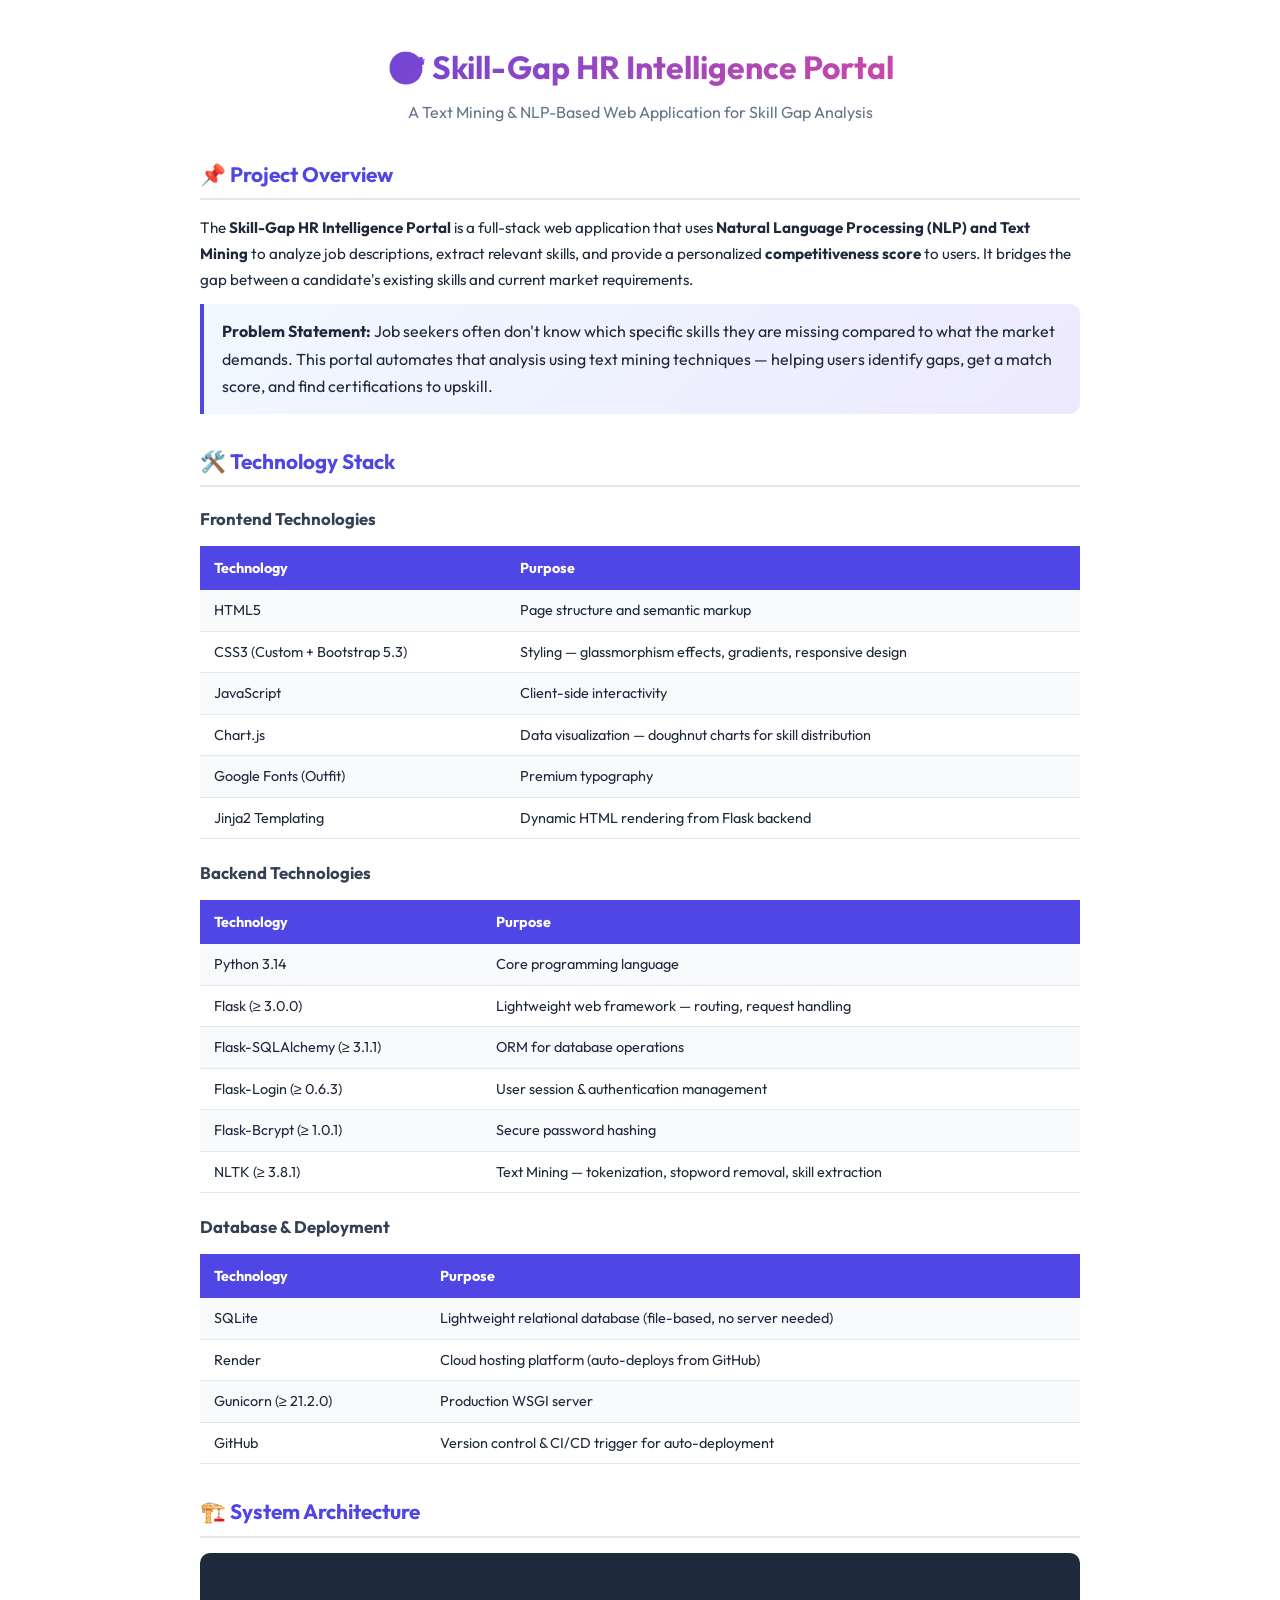
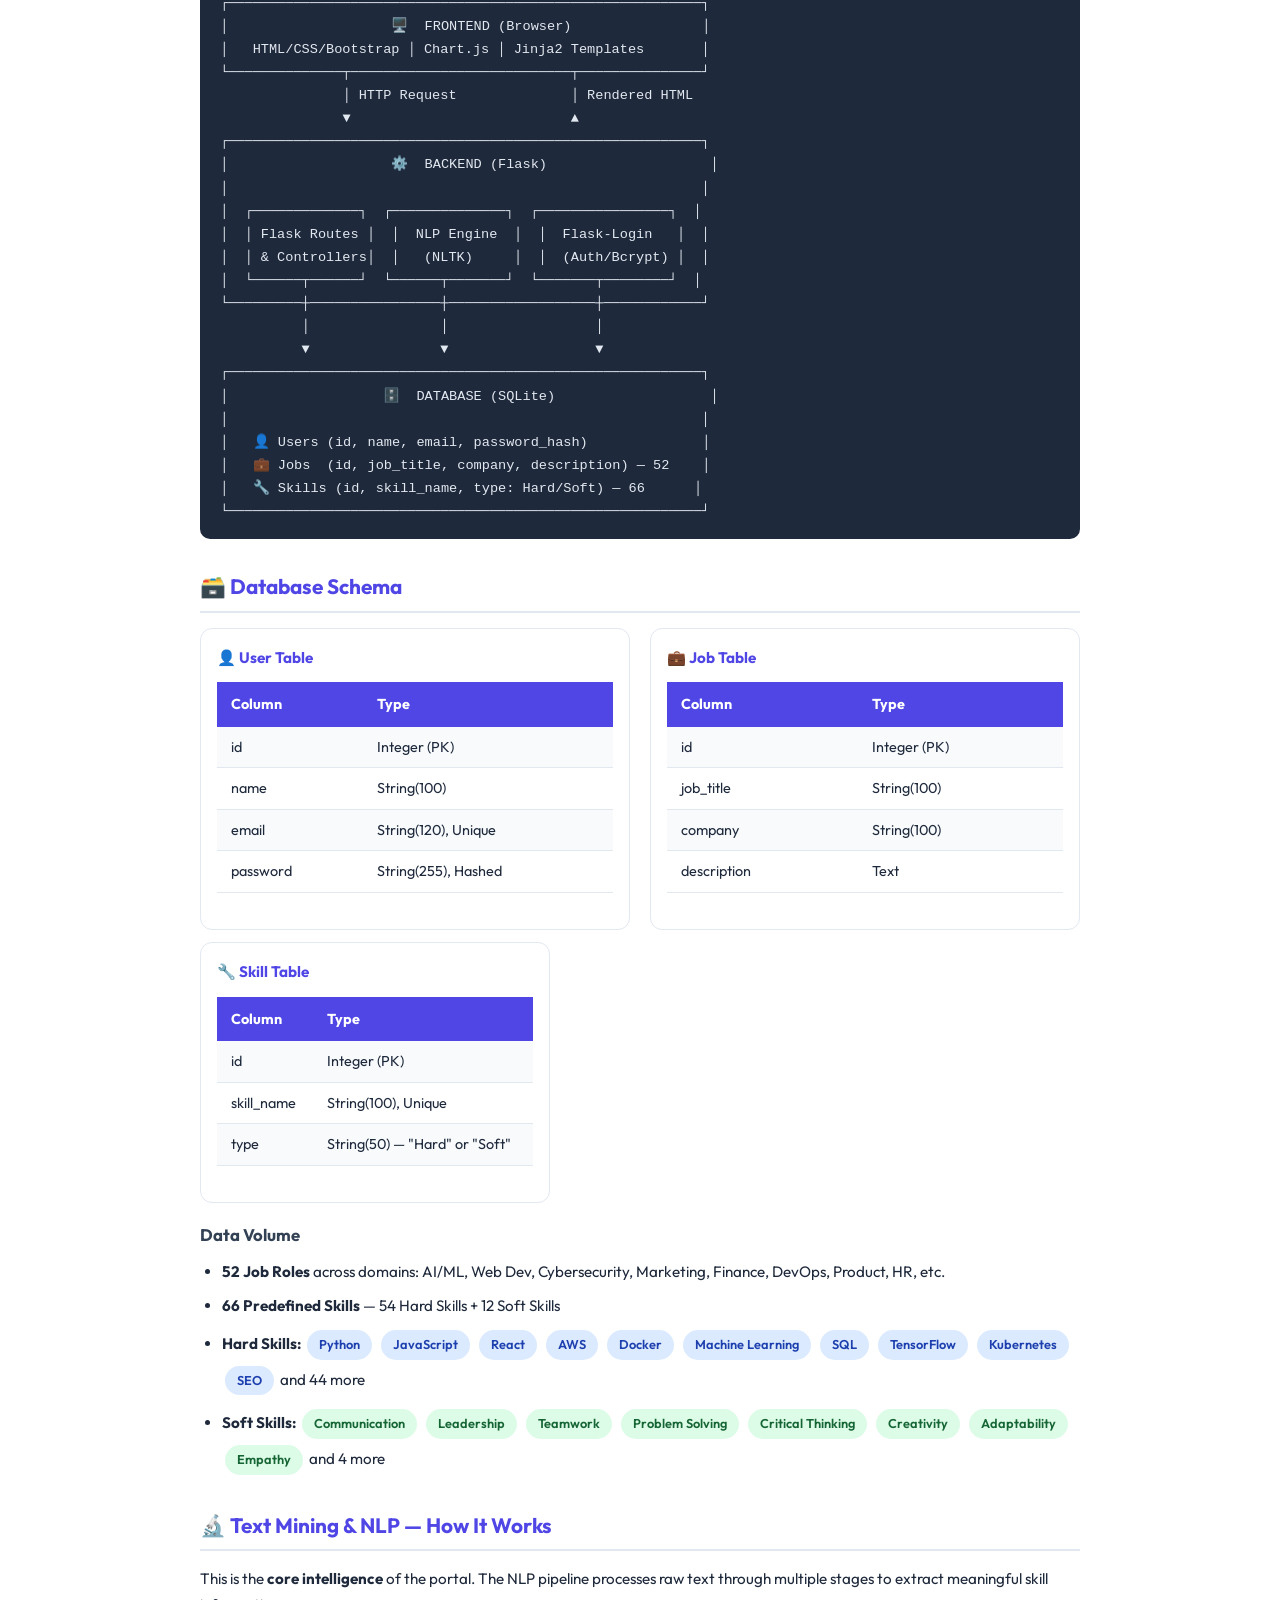
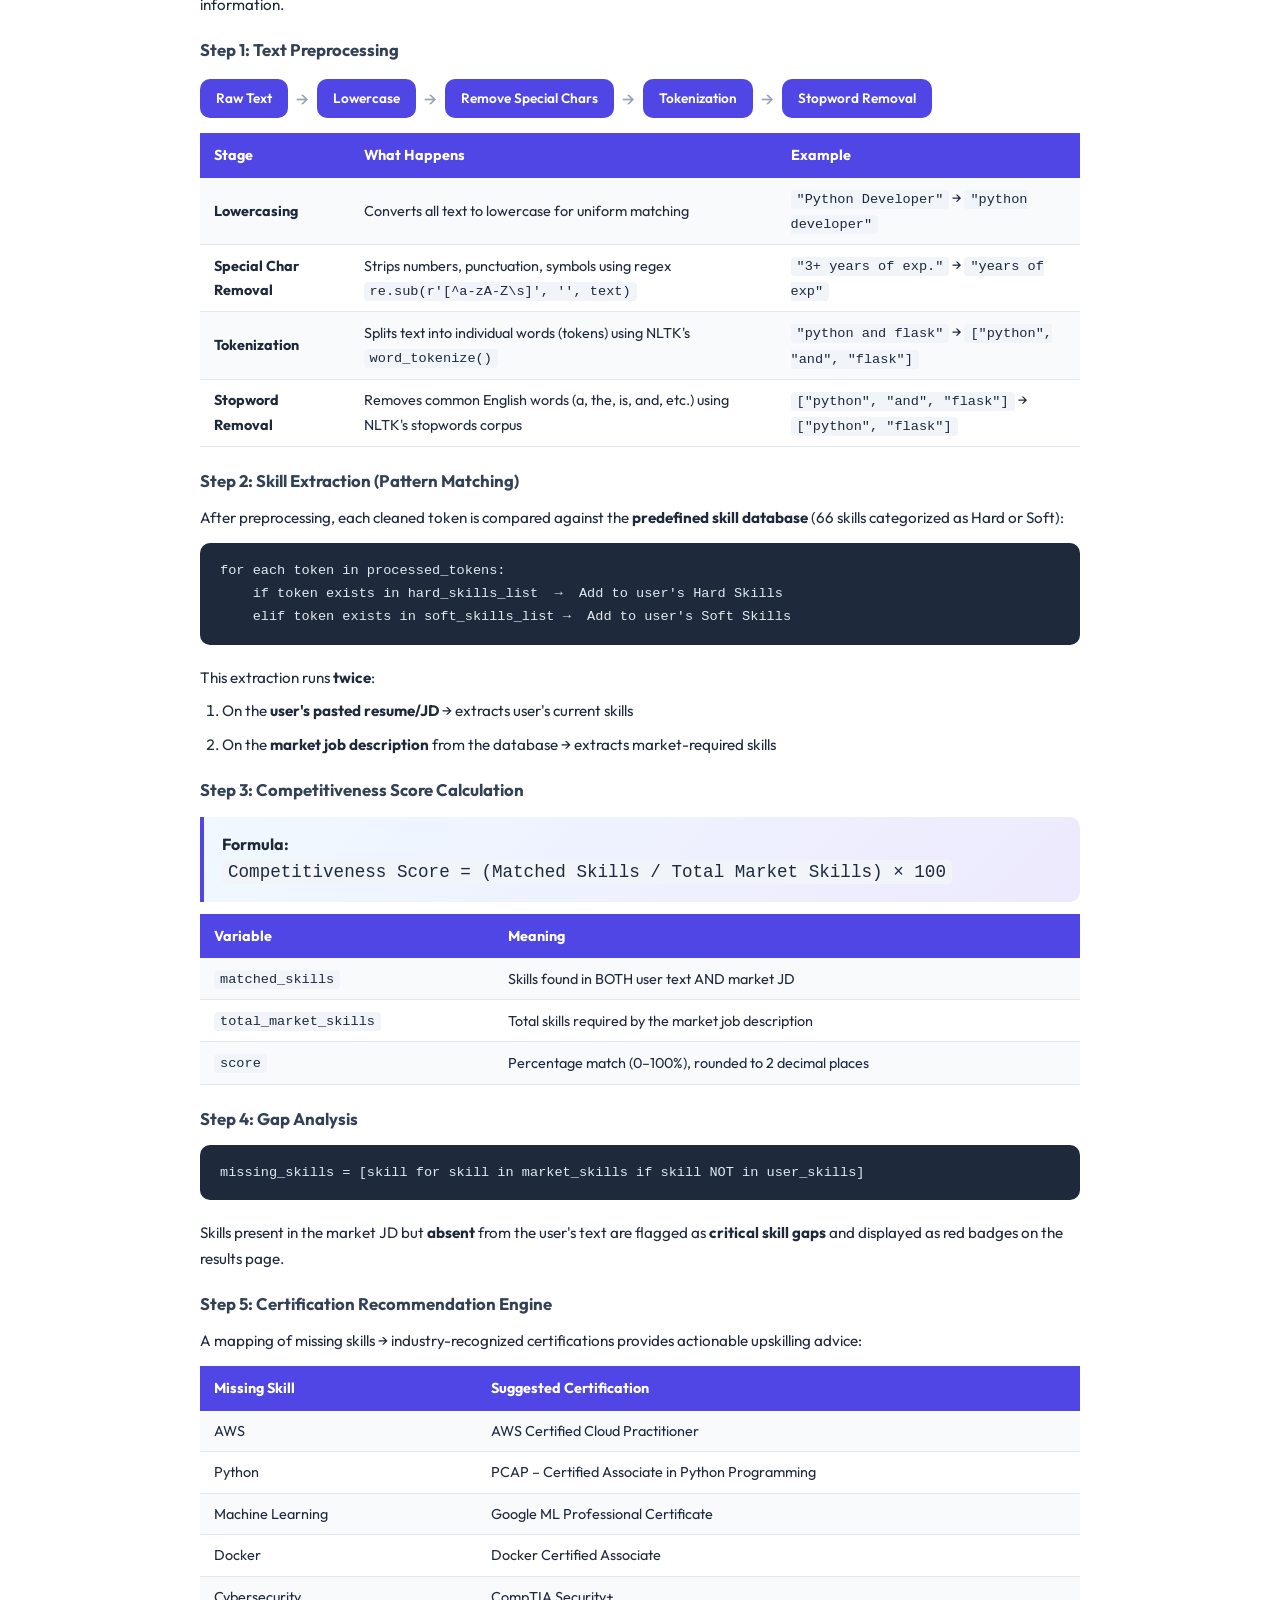
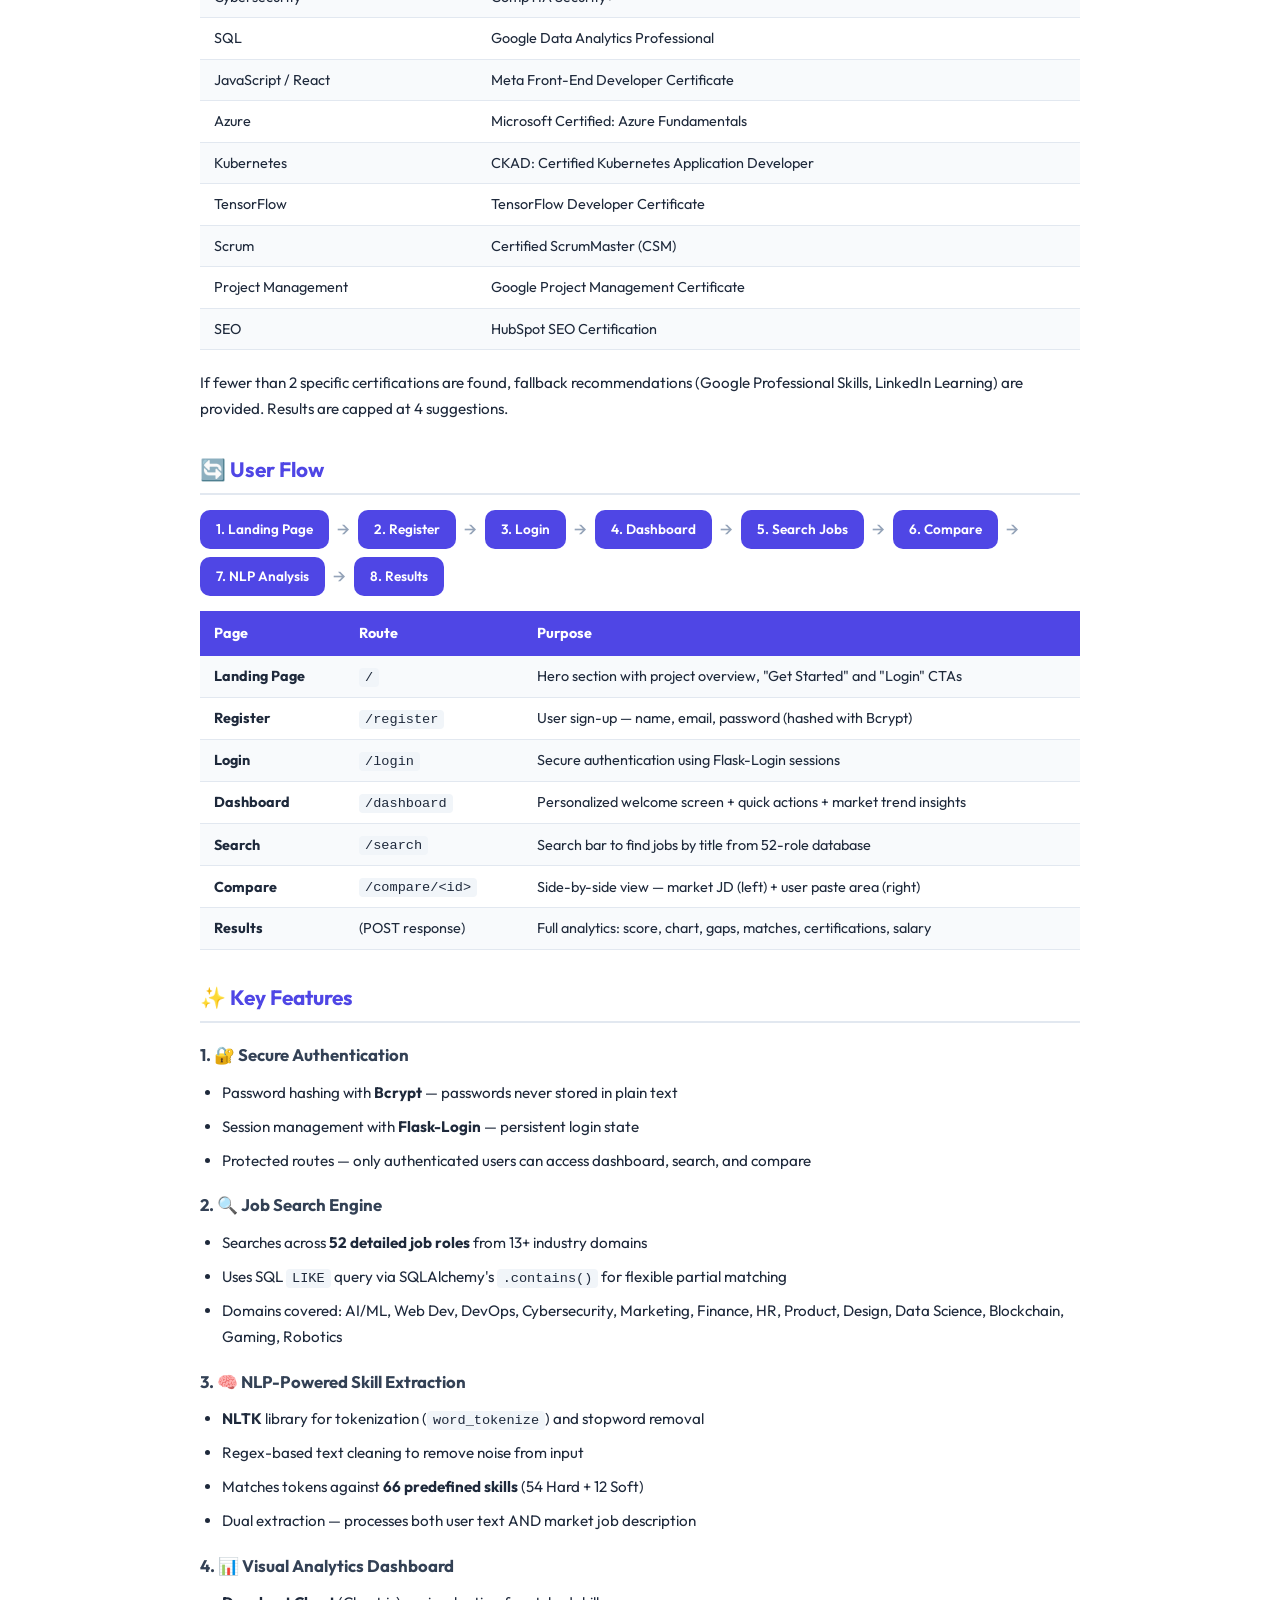
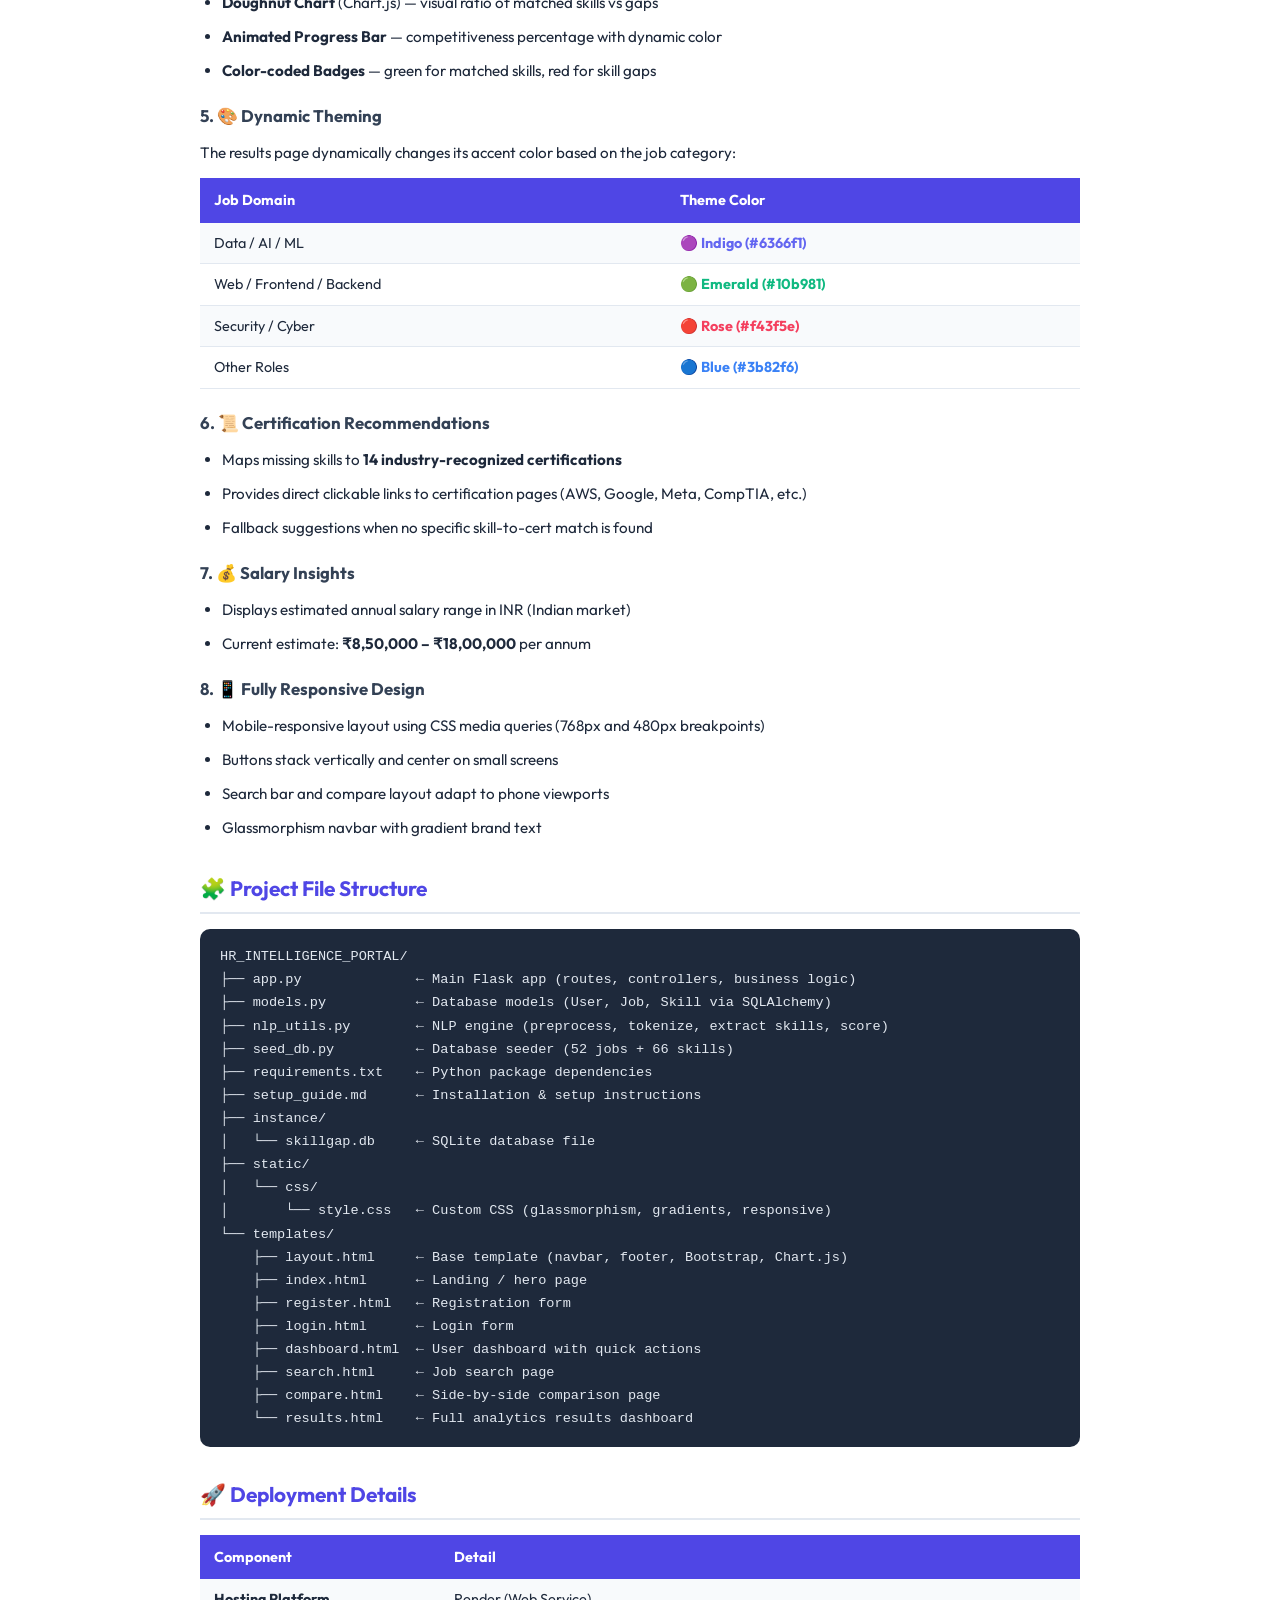
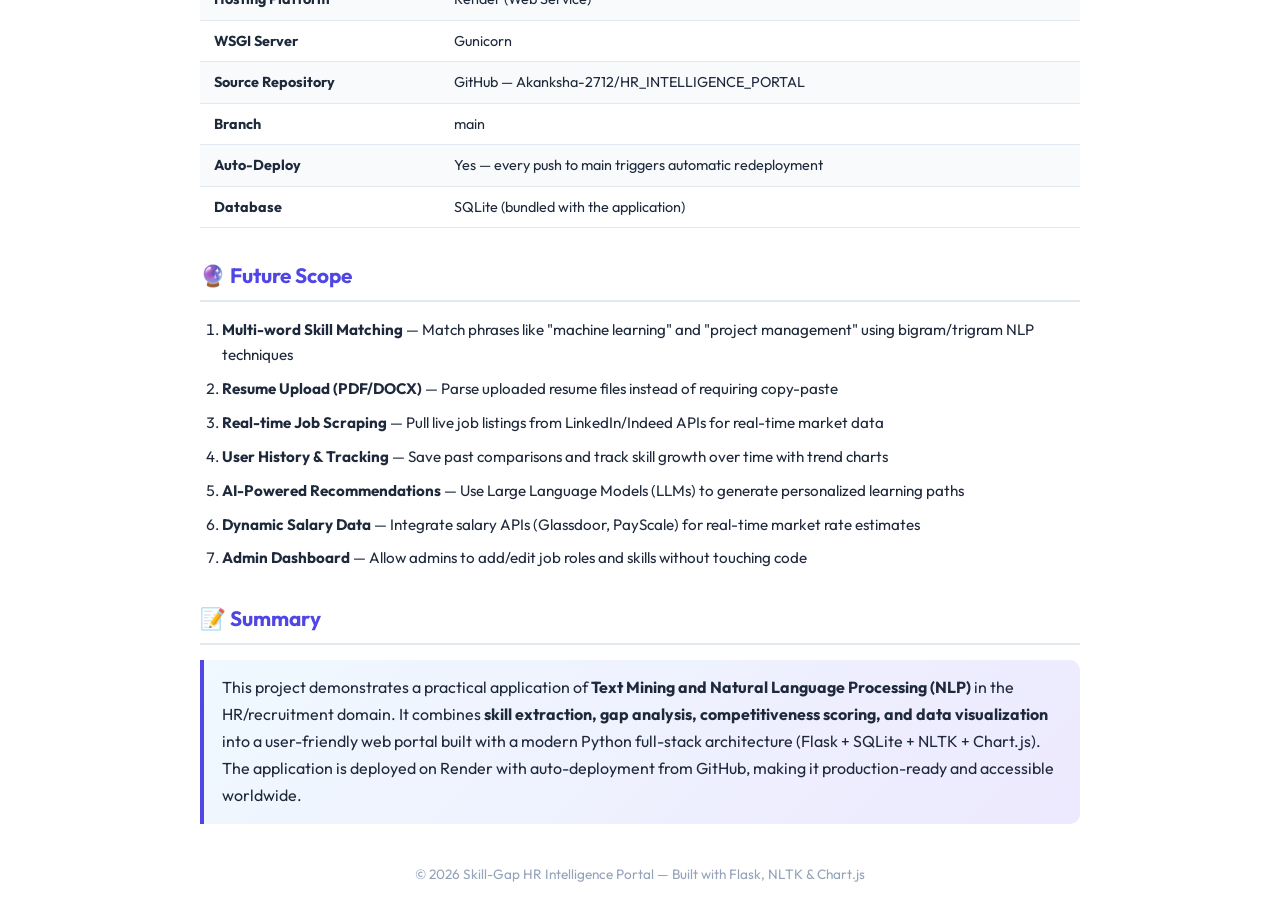
<file: Project_Presentation.html>
<!DOCTYPE html>
<html lang="en">
<head>
<meta charset="UTF-8">
<meta name="viewport" content="width=device-width, initial-scale=1.0">
<title>Skill-Gap HR Intelligence Portal — Project Presentation</title>
<style>
  @import url('https://fonts.googleapis.com/css2?family=Outfit:wght@300;400;600;700&display=swap');
  * { margin: 0; padding: 0; box-sizing: border-box; }
  body { font-family: 'Outfit', sans-serif; color: #1e293b; line-height: 1.7; padding: 40px 60px; max-width: 1000px; margin: 0 auto; }
  @media print { body { padding: 20px 30px; font-size: 11pt; } .page-break { page-break-before: always; } }
  h1 { font-size: 2rem; text-align: center; background: linear-gradient(135deg, #4f46e5, #ec4899); -webkit-background-clip: text; background-clip: text; -webkit-text-fill-color: transparent; margin-bottom: 5px; }
  .subtitle { text-align: center; color: #64748b; font-size: 1rem; margin-bottom: 30px; }
  h2 { font-size: 1.3rem; color: #4f46e5; border-bottom: 2px solid #e2e8f0; padding-bottom: 6px; margin: 30px 0 15px; }
  h3 { font-size: 1.05rem; color: #334155; margin: 18px 0 10px; }
  p, li { font-size: 0.95rem; margin-bottom: 8px; }
  ul, ol { padding-left: 22px; margin-bottom: 12px; }
  table { width: 100%; border-collapse: collapse; margin: 12px 0 20px; font-size: 0.9rem; }
  th { background: #4f46e5; color: white; padding: 10px 14px; text-align: left; }
  td { padding: 8px 14px; border-bottom: 1px solid #e2e8f0; }
  tr:nth-child(even) { background: #f8fafc; }
  code { background: #f1f5f9; padding: 2px 6px; border-radius: 4px; font-size: 0.85rem; font-family: 'Consolas', monospace; }
  .code-block { background: #1e293b; color: #e2e8f0; padding: 16px 20px; border-radius: 10px; margin: 12px 0 20px; font-family: 'Consolas', monospace; font-size: 0.85rem; white-space: pre-wrap; overflow-x: auto; }
  .highlight { background: linear-gradient(135deg, #f0f9ff, #ede9fe); border-left: 4px solid #4f46e5; padding: 14px 18px; border-radius: 0 10px 10px 0; margin: 12px 0; }
  .badge { display: inline-block; padding: 4px 12px; border-radius: 20px; font-size: 0.8rem; font-weight: 600; margin: 3px; }
  .badge-blue { background: #dbeafe; color: #1e40af; }
  .badge-green { background: #dcfce7; color: #166534; }
  .badge-purple { background: #ede9fe; color: #5b21b6; }
  .badge-red { background: #fee2e2; color: #991b1b; }
  .flow-box { display: flex; flex-wrap: wrap; gap: 8px; align-items: center; margin: 15px 0; }
  .flow-step { background: #4f46e5; color: white; padding: 8px 16px; border-radius: 10px; font-size: 0.85rem; font-weight: 600; }
  .flow-arrow { font-size: 1.2rem; color: #94a3b8; }
  .two-col { display: grid; grid-template-columns: 1fr 1fr; gap: 20px; margin: 12px 0; }
  @media print { .two-col { grid-template-columns: 1fr 1fr; } }
  .card { border: 1px solid #e2e8f0; border-radius: 12px; padding: 16px; }
  .card h4 { color: #4f46e5; margin-bottom: 8px; font-size: 0.95rem; }
  .section-icon { margin-right: 8px; }
</style>
</head>
<body>

<h1>🎯 Skill-Gap HR Intelligence Portal</h1>
<p class="subtitle">A Text Mining & NLP-Based Web Application for Skill Gap Analysis</p>

<!-- ============ PROJECT OVERVIEW ============ -->
<h2>📌 Project Overview</h2>
<p>The <strong>Skill-Gap HR Intelligence Portal</strong> is a full-stack web application that uses <strong>Natural Language Processing (NLP) and Text Mining</strong> to analyze job descriptions, extract relevant skills, and provide a personalized <strong>competitiveness score</strong> to users. It bridges the gap between a candidate's existing skills and current market requirements.</p>

<div class="highlight">
<strong>Problem Statement:</strong> Job seekers often don't know which specific skills they are missing compared to what the market demands. This portal automates that analysis using text mining techniques — helping users identify gaps, get a match score, and find certifications to upskill.
</div>

<!-- ============ TECH STACK ============ -->
<h2>🛠️ Technology Stack</h2>

<h3>Frontend Technologies</h3>
<table>
  <tr><th>Technology</th><th>Purpose</th></tr>
  <tr><td>HTML5</td><td>Page structure and semantic markup</td></tr>
  <tr><td>CSS3 (Custom + Bootstrap 5.3)</td><td>Styling — glassmorphism effects, gradients, responsive design</td></tr>
  <tr><td>JavaScript</td><td>Client-side interactivity</td></tr>
  <tr><td>Chart.js</td><td>Data visualization — doughnut charts for skill distribution</td></tr>
  <tr><td>Google Fonts (Outfit)</td><td>Premium typography</td></tr>
  <tr><td>Jinja2 Templating</td><td>Dynamic HTML rendering from Flask backend</td></tr>
</table>

<h3>Backend Technologies</h3>
<table>
  <tr><th>Technology</th><th>Purpose</th></tr>
  <tr><td>Python 3.14</td><td>Core programming language</td></tr>
  <tr><td>Flask (≥ 3.0.0)</td><td>Lightweight web framework — routing, request handling</td></tr>
  <tr><td>Flask-SQLAlchemy (≥ 3.1.1)</td><td>ORM for database operations</td></tr>
  <tr><td>Flask-Login (≥ 0.6.3)</td><td>User session & authentication management</td></tr>
  <tr><td>Flask-Bcrypt (≥ 1.0.1)</td><td>Secure password hashing</td></tr>
  <tr><td>NLTK (≥ 3.8.1)</td><td>Text Mining — tokenization, stopword removal, skill extraction</td></tr>
</table>

<h3>Database & Deployment</h3>
<table>
  <tr><th>Technology</th><th>Purpose</th></tr>
  <tr><td>SQLite</td><td>Lightweight relational database (file-based, no server needed)</td></tr>
  <tr><td>Render</td><td>Cloud hosting platform (auto-deploys from GitHub)</td></tr>
  <tr><td>Gunicorn (≥ 21.2.0)</td><td>Production WSGI server</td></tr>
  <tr><td>GitHub</td><td>Version control & CI/CD trigger for auto-deployment</td></tr>
</table>

<!-- ============ ARCHITECTURE ============ -->
<div class="page-break"></div>
<h2>🏗️ System Architecture</h2>

<div class="code-block">
┌──────────────────────────────────────────────────────────┐
│                    🖥️  FRONTEND (Browser)                │
│   HTML/CSS/Bootstrap │ Chart.js │ Jinja2 Templates       │
└──────────────┬───────────────────────────┬───────────────┘
               │ HTTP Request              │ Rendered HTML
               ▼                           ▲
┌──────────────────────────────────────────────────────────┐
│                    ⚙️  BACKEND (Flask)                    │
│                                                          │
│  ┌─────────────┐  ┌──────────────┐  ┌────────────────┐  │
│  │ Flask Routes │  │  NLP Engine  │  │  Flask-Login   │  │
│  │ & Controllers│  │   (NLTK)     │  │  (Auth/Bcrypt) │  │
│  └──────┬──────┘  └──────┬───────┘  └───────┬────────┘  │
└─────────┼────────────────┼──────────────────┼────────────┘
          │                │                  │
          ▼                ▼                  ▼
┌──────────────────────────────────────────────────────────┐
│                   🗄️  DATABASE (SQLite)                   │
│                                                          │
│   👤 Users (id, name, email, password_hash)              │
│   💼 Jobs  (id, job_title, company, description) — 52    │
│   🔧 Skills (id, skill_name, type: Hard/Soft) — 66      │
└──────────────────────────────────────────────────────────┘
</div>

<!-- ============ DATABASE SCHEMA ============ -->
<h2>🗃️ Database Schema</h2>

<div class="two-col">
<div class="card">
  <h4>👤 User Table</h4>
  <table>
    <tr><th>Column</th><th>Type</th></tr>
    <tr><td>id</td><td>Integer (PK)</td></tr>
    <tr><td>name</td><td>String(100)</td></tr>
    <tr><td>email</td><td>String(120), Unique</td></tr>
    <tr><td>password</td><td>String(255), Hashed</td></tr>
  </table>
</div>
<div class="card">
  <h4>💼 Job Table</h4>
  <table>
    <tr><th>Column</th><th>Type</th></tr>
    <tr><td>id</td><td>Integer (PK)</td></tr>
    <tr><td>job_title</td><td>String(100)</td></tr>
    <tr><td>company</td><td>String(100)</td></tr>
    <tr><td>description</td><td>Text</td></tr>
  </table>
</div>
</div>

<div class="card" style="max-width:350px;">
  <h4>🔧 Skill Table</h4>
  <table>
    <tr><th>Column</th><th>Type</th></tr>
    <tr><td>id</td><td>Integer (PK)</td></tr>
    <tr><td>skill_name</td><td>String(100), Unique</td></tr>
    <tr><td>type</td><td>String(50) — "Hard" or "Soft"</td></tr>
  </table>
</div>

<h3>Data Volume</h3>
<ul>
  <li><strong>52 Job Roles</strong> across domains: AI/ML, Web Dev, Cybersecurity, Marketing, Finance, DevOps, Product, HR, etc.</li>
  <li><strong>66 Predefined Skills</strong> — 54 Hard Skills + 12 Soft Skills</li>
  <li><strong>Hard Skills:</strong> <span class="badge badge-blue">Python</span> <span class="badge badge-blue">JavaScript</span> <span class="badge badge-blue">React</span> <span class="badge badge-blue">AWS</span> <span class="badge badge-blue">Docker</span> <span class="badge badge-blue">Machine Learning</span> <span class="badge badge-blue">SQL</span> <span class="badge badge-blue">TensorFlow</span> <span class="badge badge-blue">Kubernetes</span> <span class="badge badge-blue">SEO</span> and 44 more</li>
  <li><strong>Soft Skills:</strong> <span class="badge badge-green">Communication</span> <span class="badge badge-green">Leadership</span> <span class="badge badge-green">Teamwork</span> <span class="badge badge-green">Problem Solving</span> <span class="badge badge-green">Critical Thinking</span> <span class="badge badge-green">Creativity</span> <span class="badge badge-green">Adaptability</span> <span class="badge badge-green">Empathy</span> and 4 more</li>
</ul>

<!-- ============ TEXT MINING & NLP ============ -->
<div class="page-break"></div>
<h2>🔬 Text Mining & NLP — How It Works</h2>
<p>This is the <strong>core intelligence</strong> of the portal. The NLP pipeline processes raw text through multiple stages to extract meaningful skill information.</p>

<h3>Step 1: Text Preprocessing</h3>
<div class="flow-box">
  <span class="flow-step">Raw Text</span><span class="flow-arrow">→</span>
  <span class="flow-step">Lowercase</span><span class="flow-arrow">→</span>
  <span class="flow-step">Remove Special Chars</span><span class="flow-arrow">→</span>
  <span class="flow-step">Tokenization</span><span class="flow-arrow">→</span>
  <span class="flow-step">Stopword Removal</span>
</div>

<table>
  <tr><th>Stage</th><th>What Happens</th><th>Example</th></tr>
  <tr><td><strong>Lowercasing</strong></td><td>Converts all text to lowercase for uniform matching</td><td><code>"Python Developer"</code> → <code>"python developer"</code></td></tr>
  <tr><td><strong>Special Char Removal</strong></td><td>Strips numbers, punctuation, symbols using regex <code>re.sub(r'[^a-zA-Z\s]', '', text)</code></td><td><code>"3+ years of exp."</code> → <code>"years of exp"</code></td></tr>
  <tr><td><strong>Tokenization</strong></td><td>Splits text into individual words (tokens) using NLTK's <code>word_tokenize()</code></td><td><code>"python and flask"</code> → <code>["python", "and", "flask"]</code></td></tr>
  <tr><td><strong>Stopword Removal</strong></td><td>Removes common English words (a, the, is, and, etc.) using NLTK's stopwords corpus</td><td><code>["python", "and", "flask"]</code> → <code>["python", "flask"]</code></td></tr>
</table>

<h3>Step 2: Skill Extraction (Pattern Matching)</h3>
<p>After preprocessing, each cleaned token is compared against the <strong>predefined skill database</strong> (66 skills categorized as Hard or Soft):</p>
<div class="code-block">for each token in processed_tokens:
    if token exists in hard_skills_list  →  Add to user's Hard Skills
    elif token exists in soft_skills_list →  Add to user's Soft Skills</div>
<p>This extraction runs <strong>twice</strong>:</p>
<ol>
  <li>On the <strong>user's pasted resume/JD</strong> → extracts user's current skills</li>
  <li>On the <strong>market job description</strong> from the database → extracts market-required skills</li>
</ol>

<h3>Step 3: Competitiveness Score Calculation</h3>
<div class="highlight">
  <strong>Formula:</strong><br>
  <code style="font-size:1.1rem;">Competitiveness Score = (Matched Skills / Total Market Skills) × 100</code>
</div>
<table>
  <tr><th>Variable</th><th>Meaning</th></tr>
  <tr><td><code>matched_skills</code></td><td>Skills found in BOTH user text AND market JD</td></tr>
  <tr><td><code>total_market_skills</code></td><td>Total skills required by the market job description</td></tr>
  <tr><td><code>score</code></td><td>Percentage match (0–100%), rounded to 2 decimal places</td></tr>
</table>

<h3>Step 4: Gap Analysis</h3>
<div class="code-block">missing_skills = [skill for skill in market_skills if skill NOT in user_skills]</div>
<p>Skills present in the market JD but <strong>absent</strong> from the user's text are flagged as <strong>critical skill gaps</strong> and displayed as red badges on the results page.</p>

<h3>Step 5: Certification Recommendation Engine</h3>
<p>A mapping of missing skills → industry-recognized certifications provides actionable upskilling advice:</p>
<table>
  <tr><th>Missing Skill</th><th>Suggested Certification</th></tr>
  <tr><td>AWS</td><td>AWS Certified Cloud Practitioner</td></tr>
  <tr><td>Python</td><td>PCAP – Certified Associate in Python Programming</td></tr>
  <tr><td>Machine Learning</td><td>Google ML Professional Certificate</td></tr>
  <tr><td>Docker</td><td>Docker Certified Associate</td></tr>
  <tr><td>Cybersecurity</td><td>CompTIA Security+</td></tr>
  <tr><td>SQL</td><td>Google Data Analytics Professional</td></tr>
  <tr><td>JavaScript / React</td><td>Meta Front-End Developer Certificate</td></tr>
  <tr><td>Azure</td><td>Microsoft Certified: Azure Fundamentals</td></tr>
  <tr><td>Kubernetes</td><td>CKAD: Certified Kubernetes Application Developer</td></tr>
  <tr><td>TensorFlow</td><td>TensorFlow Developer Certificate</td></tr>
  <tr><td>Scrum</td><td>Certified ScrumMaster (CSM)</td></tr>
  <tr><td>Project Management</td><td>Google Project Management Certificate</td></tr>
  <tr><td>SEO</td><td>HubSpot SEO Certification</td></tr>
</table>
<p>If fewer than 2 specific certifications are found, fallback recommendations (Google Professional Skills, LinkedIn Learning) are provided. Results are capped at 4 suggestions.</p>

<!-- ============ USER FLOW ============ -->
<div class="page-break"></div>
<h2>🔄 User Flow</h2>
<div class="flow-box">
  <span class="flow-step">1. Landing Page</span><span class="flow-arrow">→</span>
  <span class="flow-step">2. Register</span><span class="flow-arrow">→</span>
  <span class="flow-step">3. Login</span><span class="flow-arrow">→</span>
  <span class="flow-step">4. Dashboard</span><span class="flow-arrow">→</span>
  <span class="flow-step">5. Search Jobs</span><span class="flow-arrow">→</span>
  <span class="flow-step">6. Compare</span><span class="flow-arrow">→</span>
  <span class="flow-step">7. NLP Analysis</span><span class="flow-arrow">→</span>
  <span class="flow-step">8. Results</span>
</div>

<table>
  <tr><th>Page</th><th>Route</th><th>Purpose</th></tr>
  <tr><td><strong>Landing Page</strong></td><td><code>/</code></td><td>Hero section with project overview, "Get Started" and "Login" CTAs</td></tr>
  <tr><td><strong>Register</strong></td><td><code>/register</code></td><td>User sign-up — name, email, password (hashed with Bcrypt)</td></tr>
  <tr><td><strong>Login</strong></td><td><code>/login</code></td><td>Secure authentication using Flask-Login sessions</td></tr>
  <tr><td><strong>Dashboard</strong></td><td><code>/dashboard</code></td><td>Personalized welcome screen + quick actions + market trend insights</td></tr>
  <tr><td><strong>Search</strong></td><td><code>/search</code></td><td>Search bar to find jobs by title from 52-role database</td></tr>
  <tr><td><strong>Compare</strong></td><td><code>/compare/&lt;id&gt;</code></td><td>Side-by-side view — market JD (left) + user paste area (right)</td></tr>
  <tr><td><strong>Results</strong></td><td>(POST response)</td><td>Full analytics: score, chart, gaps, matches, certifications, salary</td></tr>
</table>

<!-- ============ KEY FEATURES ============ -->
<h2>✨ Key Features</h2>

<h3>1. 🔐 Secure Authentication</h3>
<ul>
  <li>Password hashing with <strong>Bcrypt</strong> — passwords never stored in plain text</li>
  <li>Session management with <strong>Flask-Login</strong> — persistent login state</li>
  <li>Protected routes — only authenticated users can access dashboard, search, and compare</li>
</ul>

<h3>2. 🔍 Job Search Engine</h3>
<ul>
  <li>Searches across <strong>52 detailed job roles</strong> from 13+ industry domains</li>
  <li>Uses SQL <code>LIKE</code> query via SQLAlchemy's <code>.contains()</code> for flexible partial matching</li>
  <li>Domains covered: AI/ML, Web Dev, DevOps, Cybersecurity, Marketing, Finance, HR, Product, Design, Data Science, Blockchain, Gaming, Robotics</li>
</ul>

<h3>3. 🧠 NLP-Powered Skill Extraction</h3>
<ul>
  <li><strong>NLTK</strong> library for tokenization (<code>word_tokenize</code>) and stopword removal</li>
  <li>Regex-based text cleaning to remove noise from input</li>
  <li>Matches tokens against <strong>66 predefined skills</strong> (54 Hard + 12 Soft)</li>
  <li>Dual extraction — processes both user text AND market job description</li>
</ul>

<h3>4. 📊 Visual Analytics Dashboard</h3>
<ul>
  <li><strong>Doughnut Chart</strong> (Chart.js) — visual ratio of matched skills vs gaps</li>
  <li><strong>Animated Progress Bar</strong> — competitiveness percentage with dynamic color</li>
  <li><strong>Color-coded Badges</strong> — green for matched skills, red for skill gaps</li>
</ul>

<h3>5. 🎨 Dynamic Theming</h3>
<p>The results page dynamically changes its accent color based on the job category:</p>
<table>
  <tr><th>Job Domain</th><th>Theme Color</th></tr>
  <tr><td>Data / AI / ML</td><td><span style="color:#6366f1;font-weight:700;">🟣 Indigo (#6366f1)</span></td></tr>
  <tr><td>Web / Frontend / Backend</td><td><span style="color:#10b981;font-weight:700;">🟢 Emerald (#10b981)</span></td></tr>
  <tr><td>Security / Cyber</td><td><span style="color:#f43f5e;font-weight:700;">🔴 Rose (#f43f5e)</span></td></tr>
  <tr><td>Other Roles</td><td><span style="color:#3b82f6;font-weight:700;">🔵 Blue (#3b82f6)</span></td></tr>
</table>

<h3>6. 📜 Certification Recommendations</h3>
<ul>
  <li>Maps missing skills to <strong>14 industry-recognized certifications</strong></li>
  <li>Provides direct clickable links to certification pages (AWS, Google, Meta, CompTIA, etc.)</li>
  <li>Fallback suggestions when no specific skill-to-cert match is found</li>
</ul>

<h3>7. 💰 Salary Insights</h3>
<ul>
  <li>Displays estimated annual salary range in INR (Indian market)</li>
  <li>Current estimate: <strong>₹8,50,000 – ₹18,00,000</strong> per annum</li>
</ul>

<h3>8. 📱 Fully Responsive Design</h3>
<ul>
  <li>Mobile-responsive layout using CSS media queries (768px and 480px breakpoints)</li>
  <li>Buttons stack vertically and center on small screens</li>
  <li>Search bar and compare layout adapt to phone viewports</li>
  <li>Glassmorphism navbar with gradient brand text</li>
</ul>

<!-- ============ FILE STRUCTURE ============ -->
<div class="page-break"></div>
<h2>🧩 Project File Structure</h2>
<div class="code-block">HR_INTELLIGENCE_PORTAL/
├── app.py              ← Main Flask app (routes, controllers, business logic)
├── models.py           ← Database models (User, Job, Skill via SQLAlchemy)
├── nlp_utils.py        ← NLP engine (preprocess, tokenize, extract skills, score)
├── seed_db.py          ← Database seeder (52 jobs + 66 skills)
├── requirements.txt    ← Python package dependencies
├── setup_guide.md      ← Installation & setup instructions
├── instance/
│   └── skillgap.db     ← SQLite database file
├── static/
│   └── css/
│       └── style.css   ← Custom CSS (glassmorphism, gradients, responsive)
└── templates/
    ├── layout.html     ← Base template (navbar, footer, Bootstrap, Chart.js)
    ├── index.html      ← Landing / hero page
    ├── register.html   ← Registration form
    ├── login.html      ← Login form
    ├── dashboard.html  ← User dashboard with quick actions
    ├── search.html     ← Job search page
    ├── compare.html    ← Side-by-side comparison page
    └── results.html    ← Full analytics results dashboard</div>

<!-- ============ DEPLOYMENT ============ -->
<h2>🚀 Deployment Details</h2>
<table>
  <tr><th>Component</th><th>Detail</th></tr>
  <tr><td><strong>Hosting Platform</strong></td><td>Render (Web Service)</td></tr>
  <tr><td><strong>WSGI Server</strong></td><td>Gunicorn</td></tr>
  <tr><td><strong>Source Repository</strong></td><td>GitHub — Akanksha-2712/HR_INTELLIGENCE_PORTAL</td></tr>
  <tr><td><strong>Branch</strong></td><td>main</td></tr>
  <tr><td><strong>Auto-Deploy</strong></td><td>Yes — every push to main triggers automatic redeployment</td></tr>
  <tr><td><strong>Database</strong></td><td>SQLite (bundled with the application)</td></tr>
</table>

<!-- ============ FUTURE SCOPE ============ -->
<h2>🔮 Future Scope</h2>
<ol>
  <li><strong>Multi-word Skill Matching</strong> — Match phrases like "machine learning" and "project management" using bigram/trigram NLP techniques</li>
  <li><strong>Resume Upload (PDF/DOCX)</strong> — Parse uploaded resume files instead of requiring copy-paste</li>
  <li><strong>Real-time Job Scraping</strong> — Pull live job listings from LinkedIn/Indeed APIs for real-time market data</li>
  <li><strong>User History & Tracking</strong> — Save past comparisons and track skill growth over time with trend charts</li>
  <li><strong>AI-Powered Recommendations</strong> — Use Large Language Models (LLMs) to generate personalized learning paths</li>
  <li><strong>Dynamic Salary Data</strong> — Integrate salary APIs (Glassdoor, PayScale) for real-time market rate estimates</li>
  <li><strong>Admin Dashboard</strong> — Allow admins to add/edit job roles and skills without touching code</li>
</ol>

<!-- ============ SUMMARY ============ -->
<h2>📝 Summary</h2>
<div class="highlight">
This project demonstrates a practical application of <strong>Text Mining and Natural Language Processing (NLP)</strong> in the HR/recruitment domain. It combines <strong>skill extraction, gap analysis, competitiveness scoring, and data visualization</strong> into a user-friendly web portal built with a modern Python full-stack architecture (Flask + SQLite + NLTK + Chart.js). The application is deployed on Render with auto-deployment from GitHub, making it production-ready and accessible worldwide.
</div>

<br>
<p style="text-align:center; color:#94a3b8; font-size:0.85rem;">© 2026 Skill-Gap HR Intelligence Portal — Built with Flask, NLTK & Chart.js</p>

</body>
</html>
</file>
